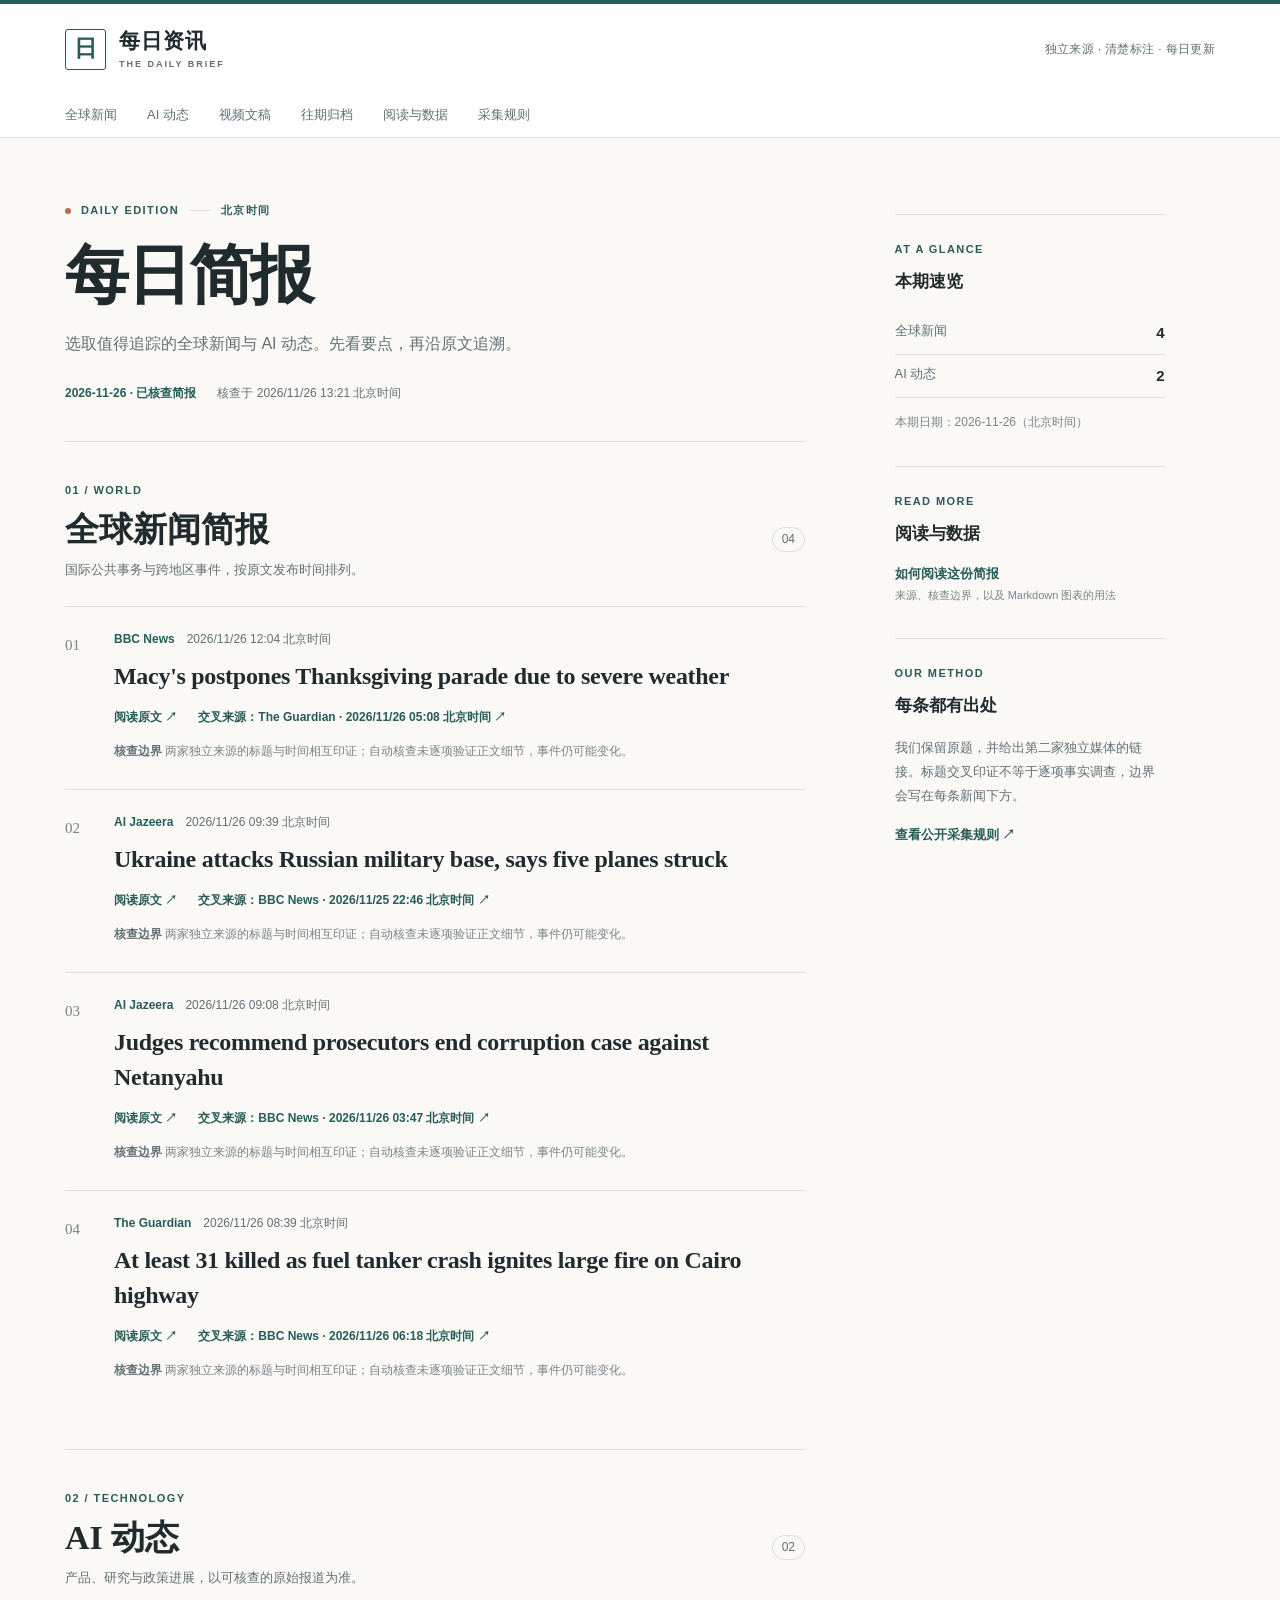
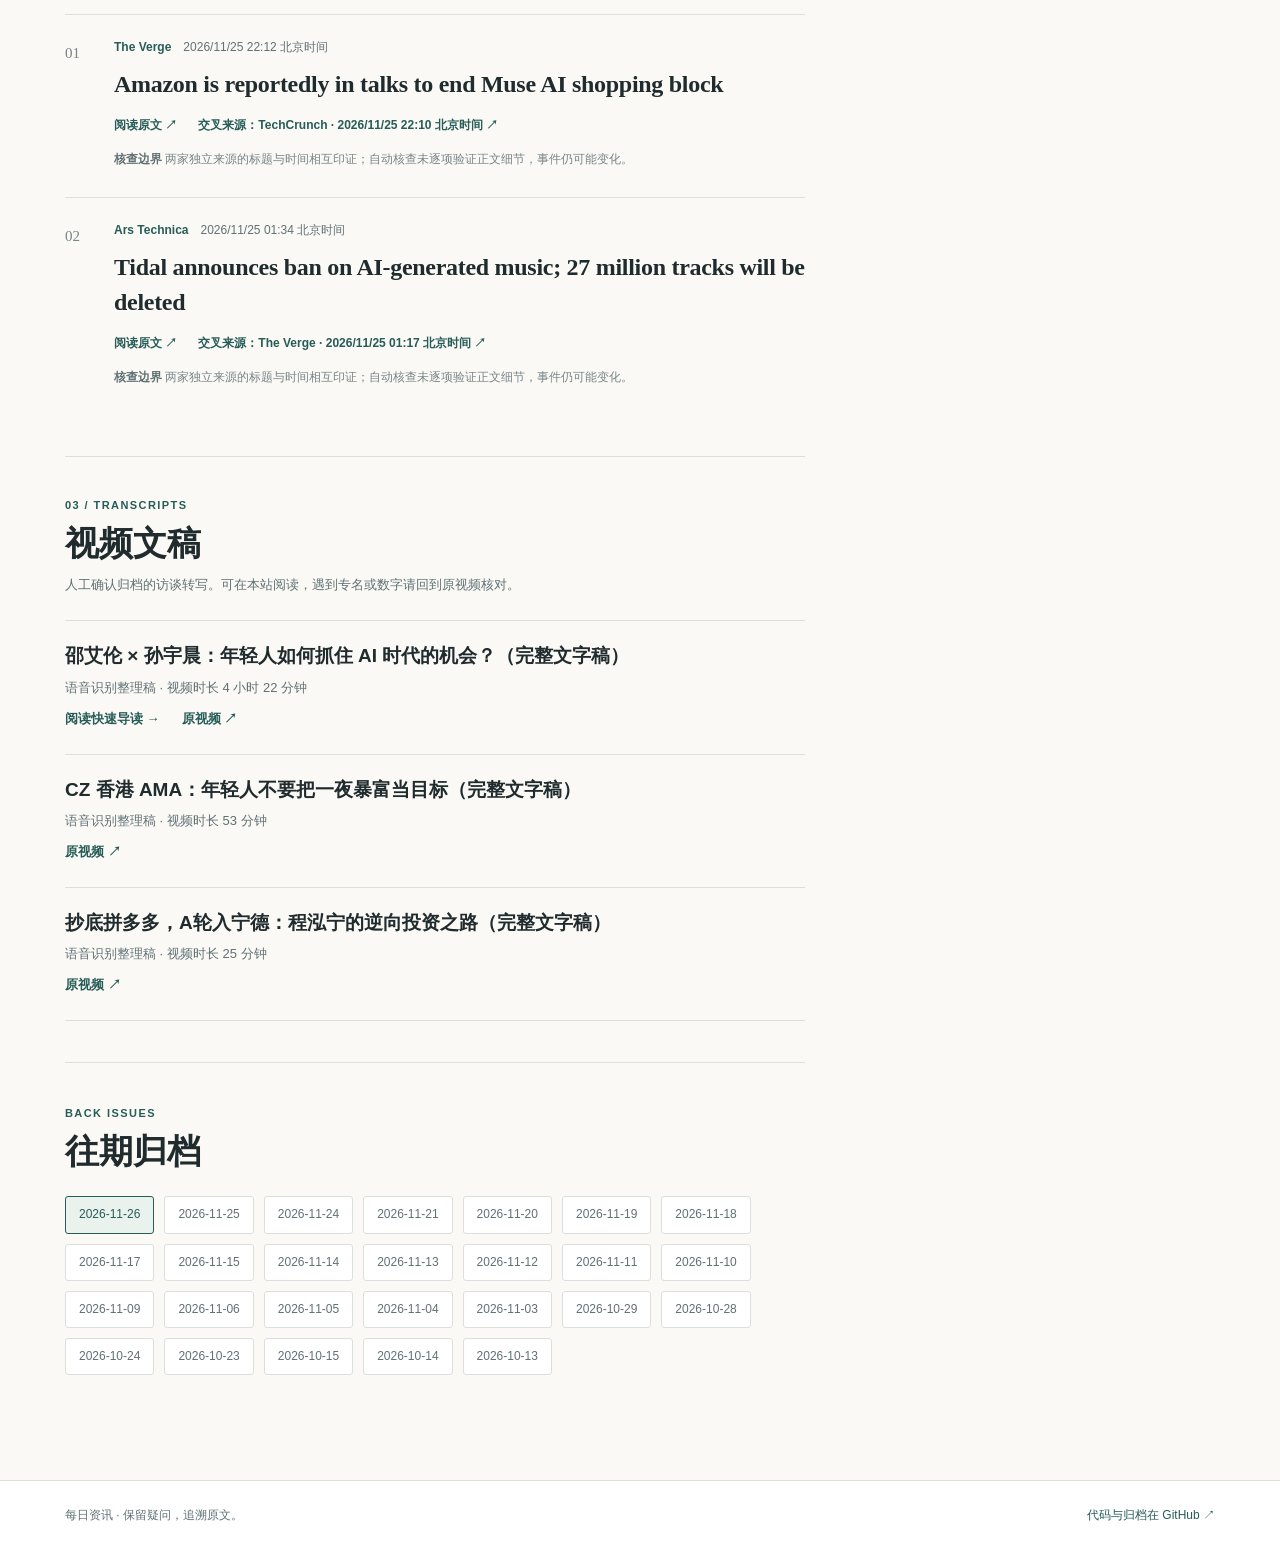
<file: index.html>
<!doctype html>
<html lang="zh-CN">
<head>
  <meta charset="utf-8">
  <meta name="viewport" content="width=device-width, initial-scale=1">
  <meta name="theme-color" content="#faf9f6">
  <meta name="description" content="每日全球新闻与 AI 动态。原文可追溯，时间与核查边界清晰可见。">
  <title>每日资讯 · 全球新闻与 AI 动态</title>
  <link rel="icon" href="favicon.svg" type="image/svg+xml">
  <link rel="stylesheet" href="styles.css">
  <script src="app.js" defer></script>
</head>
<body>
  <a class="skip-link" href="#main">跳到正文</a>
  <header class="site-header">
    <div class="masthead wrap">
      <a class="brand" href="./" aria-label="每日资讯首页">
        <span class="brand-symbol" aria-hidden="true">日</span>
        <span class="brand-name">每日资讯<small>THE DAILY BRIEF</small></span>
      </a>
      <div class="masthead-note">独立来源 · 清楚标注 · 每日更新</div>
    </div>
    <nav class="site-nav wrap" aria-label="主导航">
      <a href="#global">全球新闻</a>
      <a href="#ai">AI 动态</a>
      <a href="#transcripts">视频文稿</a>
      <a href="#archive">往期归档</a>
      <a href="article.html?slug=reading-guide">阅读与数据</a>
      <a href="skills/news-collection/SKILL.md">采集规则</a>
    </nav>
  </header>

  <main id="main" class="wrap page-grid">
    <div class="primary-column">
      <section class="intro" aria-labelledby="page-title">
        <div class="overline"><span class="live-dot" aria-hidden="true"></span> DAILY EDITION <span class="overline-rule"></span> 北京时间</div>
        <h1 id="page-title">每日简报</h1>
        <p class="intro-description">选取值得追踪的全球新闻与 AI 动态。先看要点，再沿原文追溯。</p>
        <div class="edition-meta"><span id="edition">正在载入最新一期…</span><span id="updated"></span></div>
      </section>

      <div id="notice" class="notice" role="status" hidden></div>

      <section id="global" class="news-section" aria-labelledby="global-title">
        <div class="section-heading"><div><span class="section-kicker">01 / WORLD</span><h2 id="global-title">全球新闻简报</h2></div><span class="section-count" id="global-count"></span></div>
        <p class="section-description">国际公共事务与跨地区事件，按原文发布时间排列。</p>
        <div id="global-items" class="story-list" aria-live="polite"></div>
      </section>

      <section id="ai" class="news-section" aria-labelledby="ai-title">
        <div class="section-heading"><div><span class="section-kicker">02 / TECHNOLOGY</span><h2 id="ai-title">AI 动态</h2></div><span class="section-count" id="ai-count"></span></div>
        <p class="section-description">产品、研究与政策进展，以可核查的原始报道为准。</p>
        <div id="ai-items" class="story-list" aria-live="polite"></div>
      </section>

      <section id="transcripts" class="news-section" aria-labelledby="transcripts-title">
        <div class="section-heading"><div><span class="section-kicker">03 / TRANSCRIPTS</span><h2 id="transcripts-title">视频文稿</h2></div></div>
        <p class="section-description">人工确认归档的访谈转写。可在本站阅读，遇到专名或数字请回到原视频核对。</p>
        <div id="transcript-list" class="transcript-list" aria-live="polite"></div>
      </section>

      <section id="archive" class="archive-section" aria-labelledby="archive-title">
        <div class="section-heading"><div><span class="section-kicker">BACK ISSUES</span><h2 id="archive-title">往期归档</h2></div></div>
        <div id="archive-list" class="archive-list"></div>
      </section>
    </div>

    <aside class="sidebar" aria-label="简报说明">
      <section class="side-block">
        <span class="side-kicker">AT A GLANCE</span>
        <h2>本期速览</h2>
        <div class="side-stat"><span>全球新闻</span><strong id="side-global-count">—</strong></div>
        <div class="side-stat"><span>AI 动态</span><strong id="side-ai-count">—</strong></div>
        <p id="side-date" class="side-note">等待简报载入</p>
      </section>
      <section class="side-block">
        <span class="side-kicker">READ MORE</span>
        <h2>阅读与数据</h2>
        <div id="notes-list" class="notes-list"><span class="side-note">正在载入…</span></div>
      </section>
      <section class="side-block side-method">
        <span class="side-kicker">OUR METHOD</span>
        <h2>每条都有出处</h2>
        <p>我们保留原题，并给出第二家独立媒体的链接。标题交叉印证不等于逐项事实调查，边界会写在每条新闻下方。</p>
        <a href="skills/news-collection/SKILL.md">查看公开采集规则 <span aria-hidden="true">↗</span></a>
      </section>
    </aside>
  </main>

  <footer class="site-footer">
    <div class="wrap footer-inner"><span>每日资讯 · 保留疑问，追溯原文。</span><a href="https://github.com/Zhangsfish/daily_tasks">代码与归档在 GitHub <span aria-hidden="true">↗</span></a></div>
  </footer>
</body>
</html>
</file>
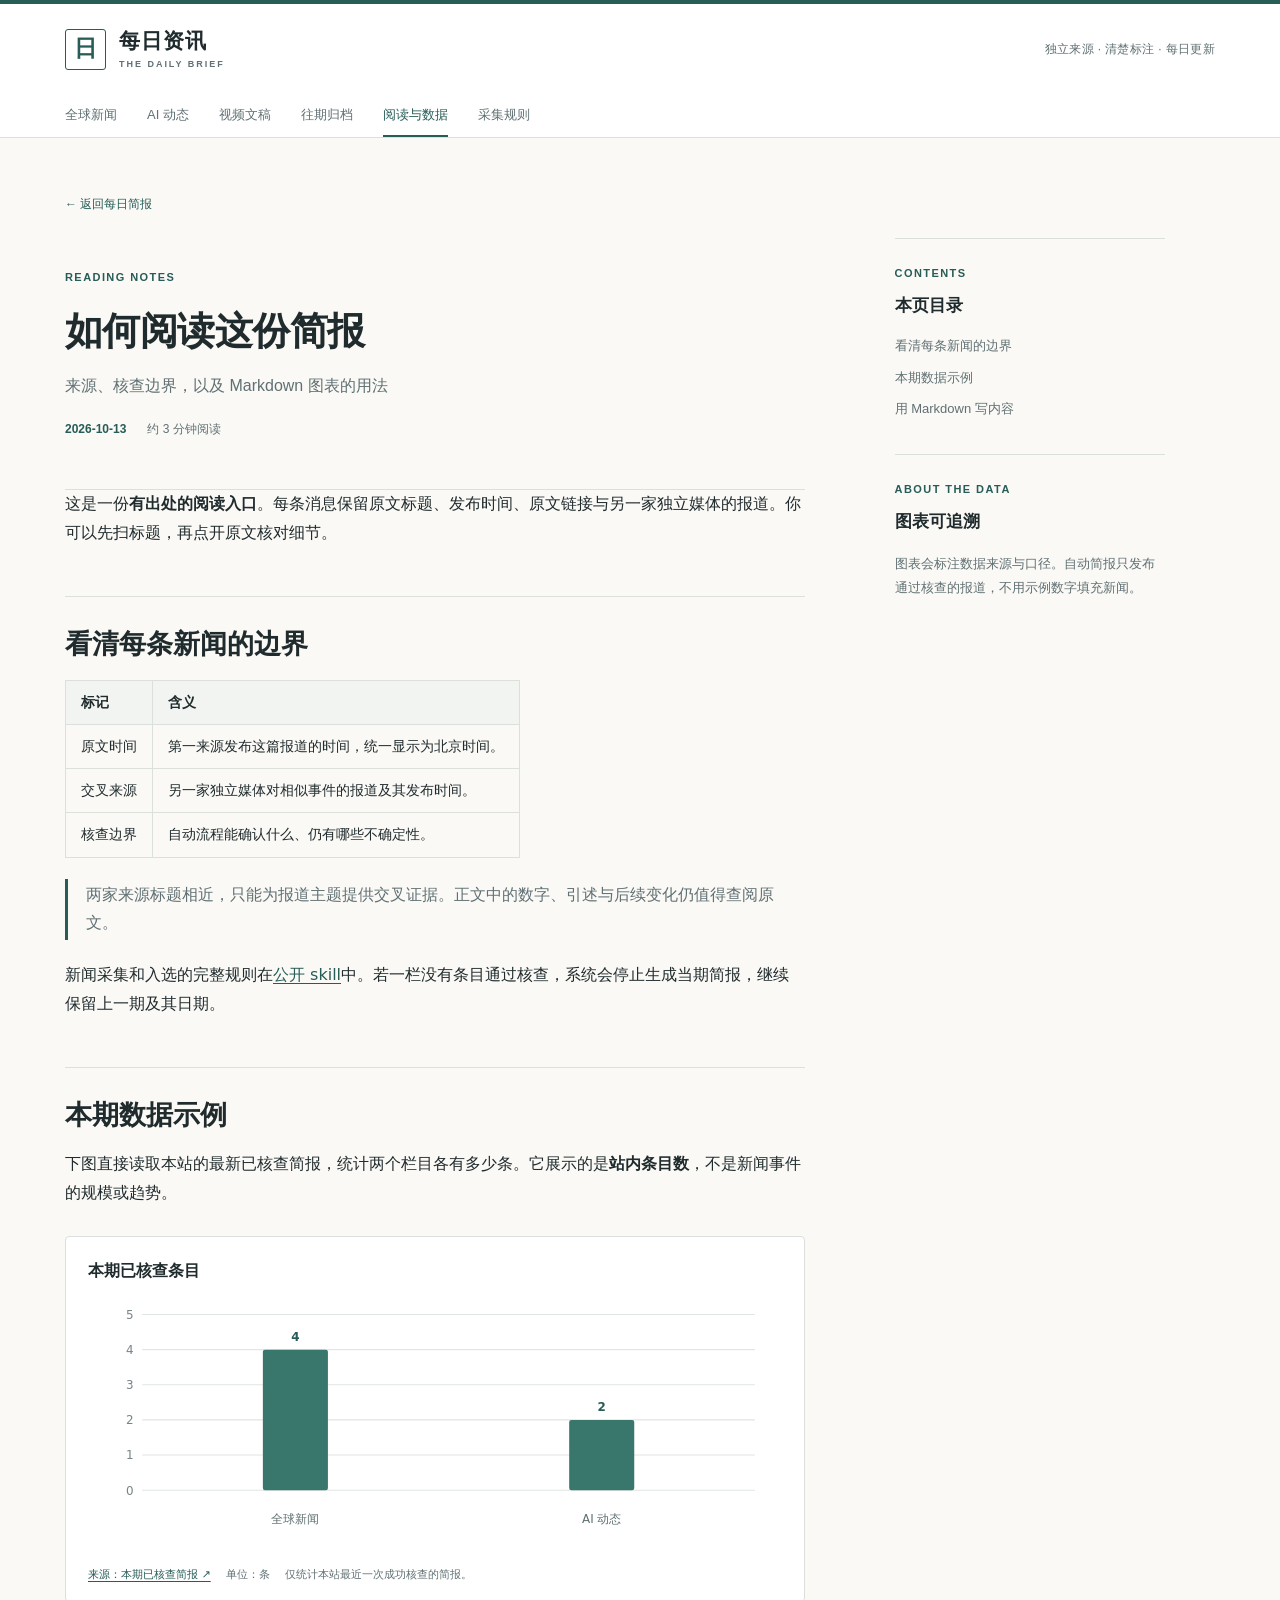
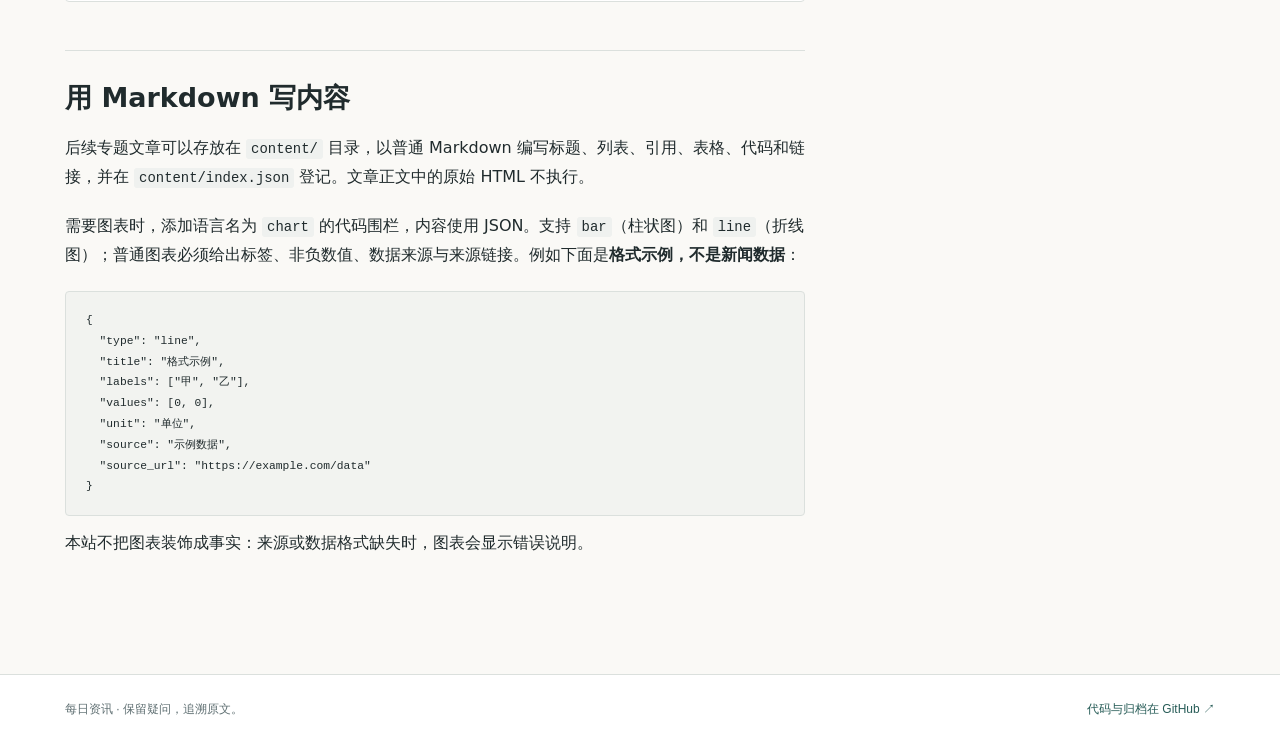
<file: article.html>
<!doctype html>
<html lang="zh-CN">
<head>
  <meta charset="utf-8">
  <meta name="viewport" content="width=device-width, initial-scale=1">
  <meta name="theme-color" content="#faf9f6">
  <meta name="description" content="每日资讯的阅读笔记与数据图表。">
  <title>阅读与数据 · 每日资讯</title>
  <link rel="icon" href="favicon.svg" type="image/svg+xml">
  <link rel="stylesheet" href="styles.css">
  <script src="vendor/markdown-it.min.js" defer></script>
  <script src="charts.js" defer></script>
  <script src="article.js" defer></script>
</head>
<body>
  <a class="skip-link" href="#main">跳到正文</a>
  <header class="site-header">
    <div class="masthead wrap">
      <a class="brand" href="./" aria-label="每日资讯首页">
        <span class="brand-symbol" aria-hidden="true">日</span>
        <span class="brand-name">每日资讯<small>THE DAILY BRIEF</small></span>
      </a>
      <div class="masthead-note">独立来源 · 清楚标注 · 每日更新</div>
    </div>
    <nav class="site-nav wrap" aria-label="主导航">
      <a href="./#global">全球新闻</a>
      <a href="./#ai">AI 动态</a>
      <a id="transcript-nav" href="./#transcripts">视频文稿</a>
      <a href="./#archive">往期归档</a>
      <a id="notes-nav" href="article.html?slug=reading-guide" aria-current="page">阅读与数据</a>
      <a href="skills/news-collection/SKILL.md">采集规则</a>
    </nav>
  </header>
  <main id="main" class="wrap article-layout">
    <div class="article-main">
      <a id="article-back" class="back-link" href="./">← 返回每日简报</a>
      <header class="article-header">
        <span id="article-kicker" class="section-kicker">READING NOTES</span>
        <h1 id="article-title">正在载入文章…</h1>
        <p id="article-summary"></p>
        <div id="article-meta" class="edition-meta"></div>
        <div id="article-actions" class="article-actions"></div>
      </header>
      <div id="article-notice" class="notice" role="status" hidden></div>
      <article id="article-body" class="prose" aria-live="polite"></article>
    </div>
    <aside class="sidebar article-sidebar" aria-label="阅读提示">
      <section class="side-block">
        <span class="side-kicker">CONTENTS</span>
        <h2>本页目录</h2>
        <nav id="article-toc" class="article-toc" aria-label="文章目录"></nav>
      </section>
      <section class="side-block side-method">
        <span id="article-side-kicker" class="side-kicker">ABOUT THE DATA</span>
        <h2 id="article-side-title">图表可追溯</h2>
        <p id="article-side-text">图表会标注数据来源与口径。自动简报只发布通过核查的报道，不用示例数字填充新闻。</p>
      </section>
    </aside>
  </main>
  <footer class="site-footer">
    <div class="wrap footer-inner"><span>每日资讯 · 保留疑问，追溯原文。</span><a href="https://github.com/Zhangsfish/daily_tasks">代码与归档在 GitHub <span aria-hidden="true">↗</span></a></div>
  </footer>
</body>
</html>
</file>
<file: styles.css>
:root {
  color-scheme: light;
  --paper: #faf9f6;
  --surface: #ffffff;
  --ink: #202b2d;
  --muted: #607073;
  --soft: #788487;
  --line: #dbe0dd;
  --accent: #275c57;
  --accent-soft: #eaf2ee;
  --warm: #b56d43;
  --measure: 740px;
}

* { box-sizing: border-box; }
html { scroll-behavior: smooth; }
body { margin: 0; background: var(--paper); color: var(--ink); font-family: -apple-system, BlinkMacSystemFont, "Segoe UI", "PingFang SC", "Microsoft YaHei", sans-serif; line-height: 1.6; }
button, input { font: inherit; }
a { color: inherit; }
a:focus-visible, button:focus-visible { outline: 2px solid var(--accent); outline-offset: 4px; }
.wrap { width: min(1150px, calc(100% - 52px)); margin-inline: auto; }
.skip-link { position: absolute; top: -60px; left: 16px; z-index: 10; background: var(--ink); color: white; padding: 8px 14px; }
.skip-link:focus { top: 10px; }

.site-header { border-top: 4px solid var(--accent); border-bottom: 1px solid var(--line); background: var(--surface); }
.masthead { min-height: 91px; display: flex; align-items: center; justify-content: space-between; gap: 24px; }
.brand { display: inline-flex; align-items: center; gap: 13px; text-decoration: none; }
.brand-symbol { display: grid; place-items: center; width: 41px; height: 41px; border: 1px solid var(--accent); border-radius: 3px; color: var(--accent); font-family: Georgia, "Noto Serif SC", serif; font-size: 23px; font-weight: 700; }
.brand-name { display: flex; flex-direction: column; color: var(--ink); font-size: 21px; font-weight: 750; letter-spacing: .05em; line-height: 1.17; }
.brand-name small { margin-top: 5px; color: var(--muted); font-size: 9px; font-weight: 700; letter-spacing: .22em; }
.masthead-note { color: var(--muted); font-size: 12px; letter-spacing: .03em; }
.site-nav { display: flex; align-items: center; gap: 30px; min-height: 42px; }
.site-nav a { align-self: stretch; display: inline-flex; align-items: center; border-bottom: 2px solid transparent; color: var(--muted); font-size: 13px; text-decoration: none; white-space: nowrap; }
.site-nav a:hover, .site-nav a[aria-current="page"] { border-bottom-color: var(--accent); color: var(--accent); }

.page-grid, .article-layout { display: grid; grid-template-columns: minmax(0, var(--measure)) minmax(220px, 270px); column-gap: clamp(44px, 7vw, 112px); align-items: start; padding-top: 64px; padding-bottom: 95px; }
.primary-column, .article-main { min-width: 0; }
.intro { padding-bottom: 38px; }
.overline, .section-kicker, .side-kicker { color: var(--accent); font-size: 11px; font-weight: 750; letter-spacing: .13em; }
.overline { display: flex; align-items: center; gap: 10px; }
.live-dot { display: inline-block; width: 6px; height: 6px; border-radius: 50%; background: var(--warm); }
.overline-rule { width: 22px; height: 1px; background: var(--line); }
.intro h1, .article-header h1 { margin: 17px 0 14px; font-family: Georgia, "Noto Serif SC", serif; font-size: clamp(44px, 5vw, 65px); font-weight: 600; letter-spacing: -.035em; line-height: 1.22; }
.intro-description { margin: 0; color: var(--muted); font-size: 16px; line-height: 1.9; }
.edition-meta { display: flex; flex-wrap: wrap; gap: 8px 21px; margin-top: 25px; color: var(--muted); font-size: 12px; }
.edition-meta span:first-child { color: var(--accent); font-weight: 700; }
.notice { margin: 4px 0 25px; padding: 12px 16px; border-left: 3px solid var(--warm); background: #fff3ea; color: #654c3a; font-size: 13px; }

.news-section { padding: 34px 0 41px; border-top: 1px solid var(--line); scroll-margin-top: 20px; }
.section-heading { display: flex; align-items: end; justify-content: space-between; gap: 20px; }
.section-heading h2 { margin: 6px 0 0; font-family: Georgia, "Noto Serif SC", serif; font-size: clamp(27px, 3vw, 34px); font-weight: 600; line-height: 1.3; }
.section-count { min-width: 33px; padding: 2px 9px; border: 1px solid var(--line); border-radius: 99px; color: var(--muted); font-size: 12px; text-align: center; }
.section-description { margin: 8px 0 25px; color: var(--muted); font-size: 13px; }
.story { display: grid; grid-template-columns: 35px minmax(0, 1fr); gap: 14px; padding: 23px 0 27px; border-top: 1px solid var(--line); }
.story-number { padding-top: 3px; color: var(--soft); font-family: Georgia, serif; font-size: 15px; }
.story-meta { display: flex; flex-wrap: wrap; align-items: center; gap: 6px 12px; color: var(--muted); font-size: 12px; }
.story-source { color: var(--accent); font-weight: 700; }
.story-title { margin: 10px 0 14px; font-family: Georgia, "Noto Serif SC", serif; font-size: clamp(20px, 2.2vw, 24px); font-weight: 600; line-height: 1.45; letter-spacing: -.012em; }
.story-title a { text-decoration: none; }
.story-title a:hover { color: var(--accent); text-decoration: underline; text-decoration-thickness: 1px; text-underline-offset: 4px; }
.story-links { display: flex; flex-wrap: wrap; gap: 7px 21px; }
.story-links a { color: var(--accent); font-size: 12px; font-weight: 650; text-decoration: none; }
.story-links a:hover { text-decoration: underline; text-underline-offset: 3px; }
.story-uncertainty { margin: 14px 0 0; color: var(--soft); font-size: 12px; line-height: 1.75; }
.story-uncertainty strong { color: var(--muted); font-weight: 650; }
.empty { padding: 24px 0; border-top: 1px solid var(--line); color: var(--muted); font-size: 14px; line-height: 1.8; }

.archive-section { padding: 36px 0 10px; border-top: 1px solid var(--line); scroll-margin-top: 20px; }
.archive-list { display: flex; flex-wrap: wrap; gap: 10px; margin-top: 22px; }
.archive-list button { padding: 8px 13px; border: 1px solid var(--line); border-radius: 3px; background: var(--surface); color: var(--muted); font-size: 12px; cursor: pointer; }
.archive-list button:hover, .archive-list button[aria-current="true"] { border-color: var(--accent); color: var(--accent); background: var(--accent-soft); }

.sidebar { min-width: 0; padding-top: 12px; }
.side-block { padding: 20px 0 26px; border-top: 1px solid var(--line); }
.side-block + .side-block { margin-top: 8px; }
.side-block h2 { margin: 7px 0 17px; font-size: 17px; font-weight: 690; }
.side-stat { display: flex; justify-content: space-between; gap: 12px; padding: 9px 0; border-bottom: 1px solid var(--line); color: var(--muted); font-size: 13px; }
.side-stat strong { color: var(--ink); font-size: 15px; }
.side-note { display: block; margin: 14px 0 0; color: var(--soft); font-size: 12px; line-height: 1.7; }
.side-method p { margin: 0 0 13px; color: var(--muted); font-size: 13px; line-height: 1.85; }
.side-method a, .note-link { color: var(--accent); font-size: 13px; font-weight: 650; text-decoration: none; }
.side-method a:hover, .note-link:hover { text-decoration: underline; text-underline-offset: 3px; }
.notes-list { display: grid; gap: 12px; }
.note-link { display: grid; gap: 2px; }
.note-link small { color: var(--soft); font-size: 11px; font-weight: 400; }
.transcript-list { display: grid; border-top: 1px solid var(--line); }
.transcript-card { padding: 21px 0 24px; border-bottom: 1px solid var(--line); }
.transcript-title { margin: 0 0 7px; font-size: 19px; font-weight: 650; line-height: 1.5; }
.transcript-title a { text-decoration: none; }
.transcript-title a:hover { color: var(--accent); text-decoration: underline; text-underline-offset: 4px; }
.transcript-description { margin: 0 0 10px; color: var(--muted); font-size: 13px; }
.transcript-links, .article-actions { display: flex; flex-wrap: wrap; gap: 8px 22px; }
.transcript-links a, .article-actions a { color: var(--accent); font-size: 13px; font-weight: 650; text-decoration: none; }
.transcript-links a:hover, .article-actions a:hover { text-decoration: underline; text-underline-offset: 3px; }

.site-footer { border-top: 1px solid var(--line); background: var(--surface); }
.footer-inner { display: flex; justify-content: space-between; flex-wrap: wrap; gap: 12px; padding-block: 25px; color: var(--muted); font-size: 12px; }
.footer-inner a { color: var(--accent); text-decoration: none; }
.footer-inner a:hover { text-decoration: underline; }

.article-layout { padding-top: 52px; }
.back-link { color: var(--accent); font-size: 12px; text-decoration: none; }
.back-link:hover { text-decoration: underline; }
.article-header { padding: 47px 0 34px; border-bottom: 1px solid var(--line); }
.article-header h1 { font-family: ui-sans-serif, system-ui, -apple-system, BlinkMacSystemFont, "Segoe UI", "PingFang SC", "Microsoft YaHei", sans-serif; font-size: clamp(29px, 3.6vw, 38px); font-weight: 650; letter-spacing: -.015em; line-height: 1.4; }
.article-header p { margin: 0; color: var(--muted); font-size: 16px; line-height: 1.8; }
.article-header .edition-meta { margin-top: 19px; }
.article-actions { margin-top: 16px; }
.article-sidebar { padding-top: 48px; }
.article-toc { display: grid; gap: 11px; max-height: 66vh; overflow-y: auto; }
.article-toc a { color: var(--muted); font-size: 13px; text-decoration: none; }
.article-toc a:hover { color: var(--accent); text-decoration: underline; }

.prose { color: var(--ink); font-family: ui-sans-serif, system-ui, -apple-system, BlinkMacSystemFont, "Segoe UI", "PingFang SC", "Microsoft YaHei", sans-serif; font-size: 16px; line-height: 1.8; overflow-wrap: break-word; }
.prose h2, .prose h3 { scroll-margin-top: 24px; font-family: inherit; line-height: 1.4; }
.prose h2 { margin: 48px 0 17px; padding-top: 28px; border-top: 1px solid var(--line); font-size: 27px; }
.prose h3 { margin: 32px 0 12px; font-size: 21px; }
.prose p, .prose ul, .prose ol, .prose blockquote, .prose table { margin: 0 0 21px; }
.prose li { padding-left: 4px; }
.prose li + li { margin-top: 5px; }
.prose a { color: var(--accent); text-decoration-thickness: 1px; text-underline-offset: 3px; }
.prose blockquote { margin-inline: 0; padding: 2px 0 2px 18px; border-left: 3px solid var(--accent); color: var(--muted); }
.prose blockquote p:last-child { margin-bottom: 0; }
.prose code { padding: 2px 5px; border-radius: 3px; background: #eff1ef; font-size: .87em; }
.prose pre { max-width: 100%; overflow-x: auto; padding: 18px 20px; border: 1px solid var(--line); border-radius: 4px; background: #f2f3f0; font-size: 13px; line-height: 1.6; }
.prose pre code { padding: 0; background: transparent; }
.prose img { max-width: 100%; height: auto; }
.prose table { display: block; width: 100%; max-width: 100%; overflow-x: auto; border-collapse: collapse; font-size: 14px; }
.prose th, .prose td { padding: 9px 15px; border: 1px solid var(--line); text-align: left; }
.prose th { background: #f1f4f1; }
.prose hr { height: 1px; margin: 32px 0; border: 0; background: var(--line); }
.prose .transcript-time { display: flex; flex-wrap: wrap; align-items: baseline; gap: 7px 18px; margin: 36px 0 15px; padding-top: 22px; font-size: 18px; font-variant-numeric: tabular-nums; }
.transcript-time a { color: var(--accent); font-size: 12px; font-weight: 500; text-decoration: none; }
.transcript-time a:hover { text-decoration: underline; }
.is-transcript p { margin-bottom: 24px; }

.chart { margin: 28px 0 32px; padding: 20px 22px 17px; border: 1px solid var(--line); border-radius: 4px; background: var(--surface); }
.chart-title { margin: 0 0 4px; font-size: 16px; font-weight: 690; }
.chart-svg { display: block; width: 100%; height: auto; margin-top: 9px; }
.chart-caption { display: flex; flex-wrap: wrap; gap: 5px 15px; margin-top: 8px; color: var(--muted); font-size: 11px; line-height: 1.5; }
.chart-caption a { font-size: inherit; }
.chart-error { color: #9b4c34; font-size: 13px; }

@media (max-width: 900px) {
  .page-grid, .article-layout { grid-template-columns: minmax(0, 1fr); gap: 50px; }
  .primary-column, .article-main { width: min(100%, var(--measure)); }
  .sidebar { display: grid; grid-template-columns: repeat(2, minmax(0, 1fr)); gap: 0 28px; width: min(100%, var(--measure)); padding-top: 0; }
  .side-block + .side-block { margin-top: 0; }
  .article-sidebar { padding-top: 0; }
}
@media (max-width: 620px) {
  .wrap { width: min(100% - 32px, 1150px); }
  .masthead { min-height: 79px; }
  .masthead-note { display: none; }
  .site-nav { gap: 22px; overflow-x: auto; }
  .page-grid, .article-layout { padding-top: 43px; padding-bottom: 58px; }
  .intro { padding-bottom: 30px; }
  .story { grid-template-columns: 24px minmax(0, 1fr); gap: 10px; }
  .story-title { font-size: 21px; }
  .sidebar { grid-template-columns: 1fr; }
  .side-block + .side-block { margin-top: 4px; }
  .article-header { padding-top: 36px; }
  .prose { font-size: 16px; }
  .chart { padding: 15px 12px; }
}
@media (prefers-reduced-motion: reduce) {
  html { scroll-behavior: auto; }
}
</file>
